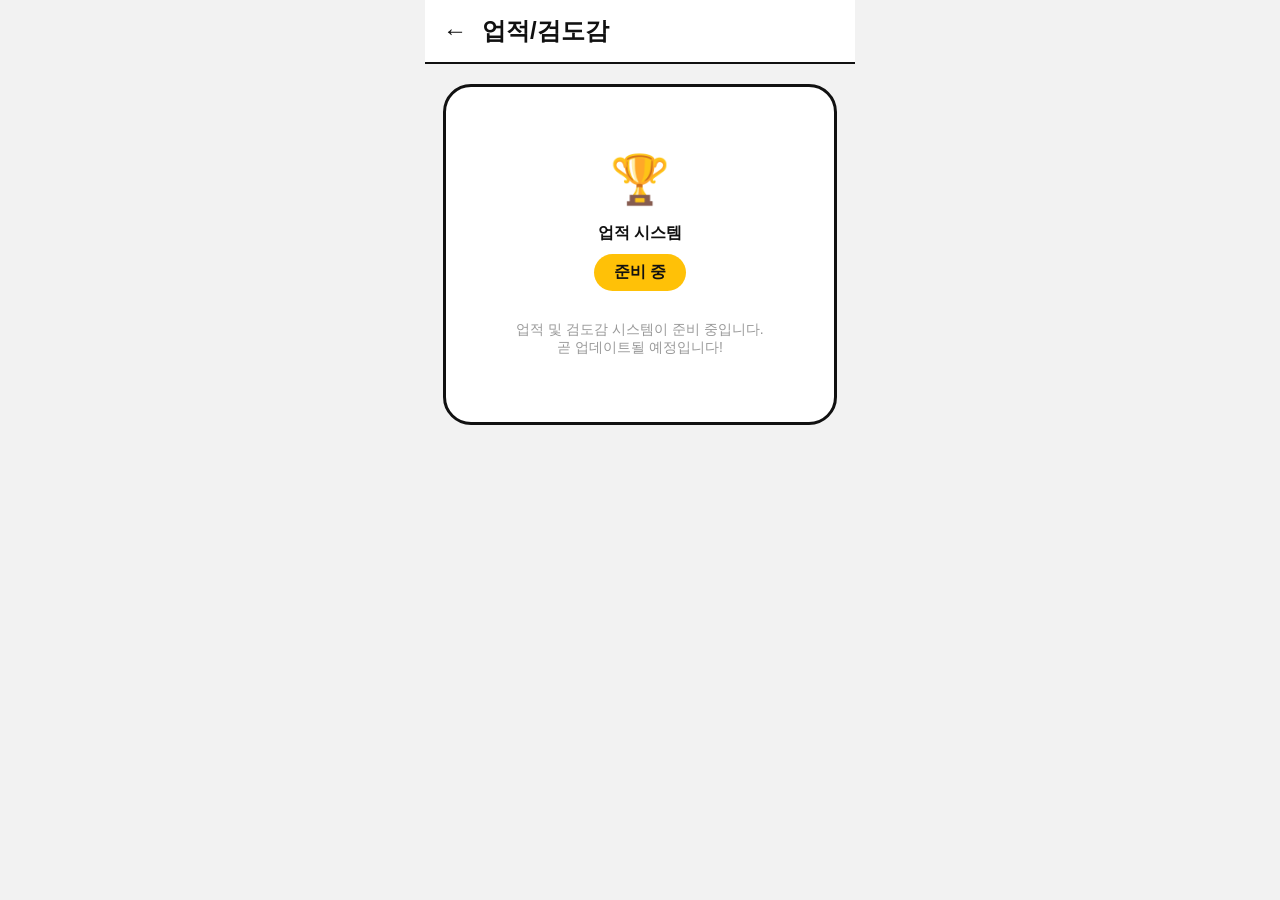
<file: achievements.html>
<!DOCTYPE html>
<html lang="ko">
<head>
<meta charset="UTF-8">
<meta name="viewport" content="width=device-width, initial-scale=1.0">
<title>업적/검도감 - 검 키우기</title>
<link rel="stylesheet" href="page.css">
<style>
.achievements-section {
    background: white;
    border: 3px solid #111;
    border-radius: 28px;
    padding: 25px;
    margin-bottom: 20px;
}

.achievement-item {
    background: #f5f5f5;
    border-radius: 16px;
    padding: 15px;
    margin-bottom: 12px;
    display: flex;
    gap: 15px;
}

.achievement-icon {
    font-size: 32px;
    flex-shrink: 0;
}

.achievement-info h3 {
    font-size: 14px;
    font-weight: 700;
    color: #111;
    margin-bottom: 5px;
}

.achievement-info p {
    font-size: 12px;
    color: #666;
}

.achievement-reward {
    font-size: 12px;
    font-weight: 700;
    color: #667eea;
    margin-top: 8px;
}

.locked {
    opacity: 0.5;
}

.soon-section {
    text-align: center;
    padding: 40px 20px;
}

.soon-icon {
    font-size: 48px;
    margin-bottom: 15px;
}

.soon-text {
    font-size: 16px;
    font-weight: 700;
    color: #111;
    margin-bottom: 10px;
}

.soon-badge {
    display: inline-block;
    padding: 8px 20px;
    background: #ffc107;
    color: #111;
    border-radius: 20px;
    font-weight: 700;
}
</style>
</head>
<body>
<div class="screen">
    <div class="page-header">
        <a href="index.html" class="back-btn">←</a>
        <h1>업적/검도감</h1>
    </div>

    <div class="page-content">
        <div class="achievements-section">
            <div class="soon-section">
                <div class="soon-icon">🏆</div>
                <div class="soon-text">업적 시스템</div>
                <div class="soon-badge">준비 중</div>
                <p style="margin-top: 30px; color: #999; font-size: 14px;">
                    업적 및 검도감 시스템이 준비 중입니다.<br>
                    곧 업데이트될 예정입니다!
                </p>
            </div>
        </div>
    </div>
</div>
</body>
</html>
</file>
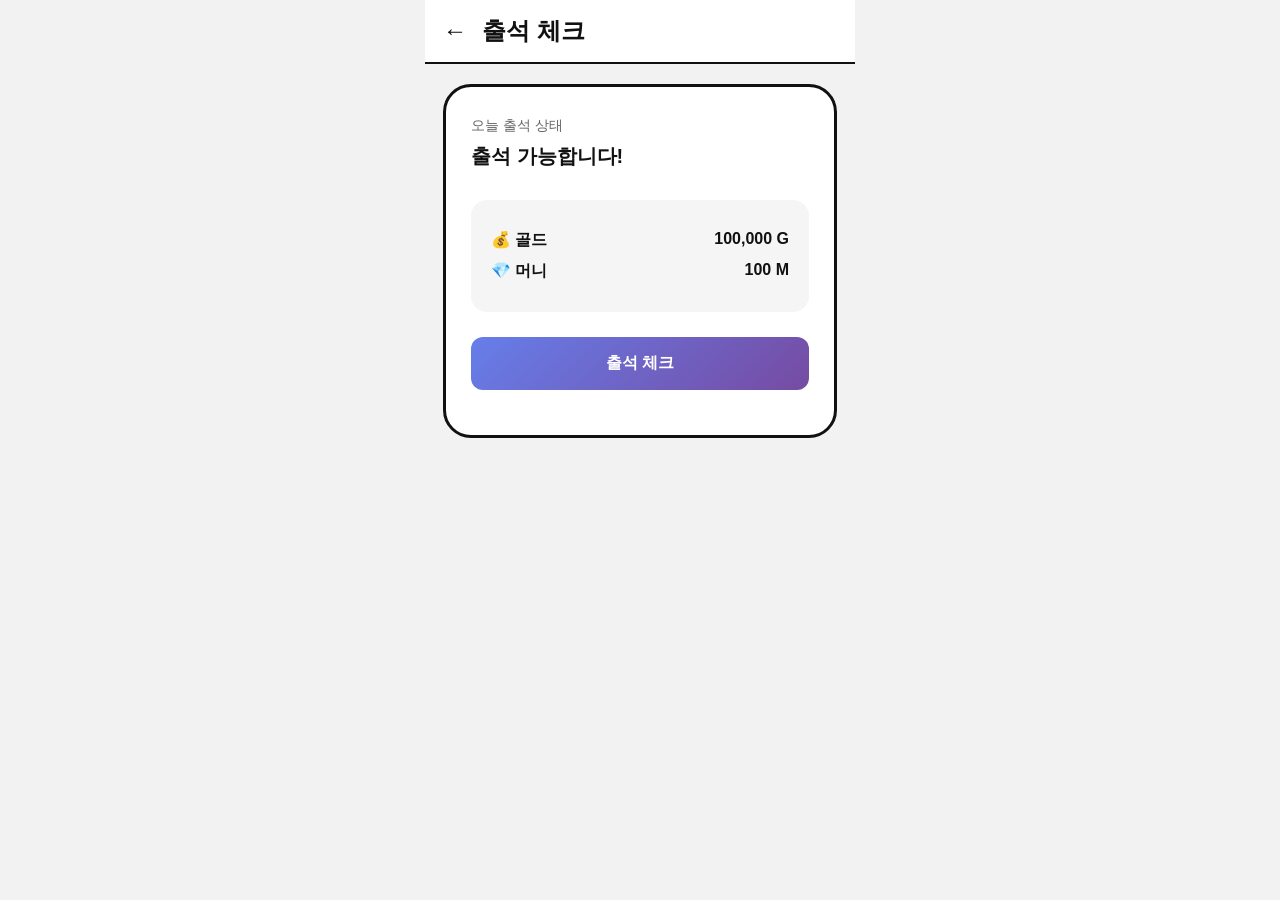
<file: attendance.html>
<!DOCTYPE html>
<html lang="ko">
<head>
<meta charset="UTF-8">
<meta name="viewport" content="width=device-width, initial-scale=1.0">
<title>출석 체크 - 검 키우기</title>
<link rel="stylesheet" href="page.css">
</head>
<body>
<div class="screen">
    <div class="page-header">
        <a href="index.html" class="back-btn">←</a>
        <h1>출석 체크</h1>
    </div>

    <div class="page-content">
        <div class="attendance-box">
            <div class="attendance-status">
                <div class="status-title">오늘 출석 상태</div>
                <div id="statusText" class="status-text">확인 중...</div>
            </div>

            <div class="reward-info">
                <div class="reward-item">
                    <span>💰 골드</span>
                    <span>100,000 G</span>
                </div>
                <div class="reward-item">
                    <span>💎 머니</span>
                    <span>100 M</span>
                </div>
            </div>

            <button id="checkInBtn" class="btn-checkin">출석 체크</button>
            <div id="attendanceMsg" class="msg"></div>
        </div>
    </div>
</div>

<script src="config.js"></script>
<script src="attendance.js"></script>
</body>
</html>
</file>
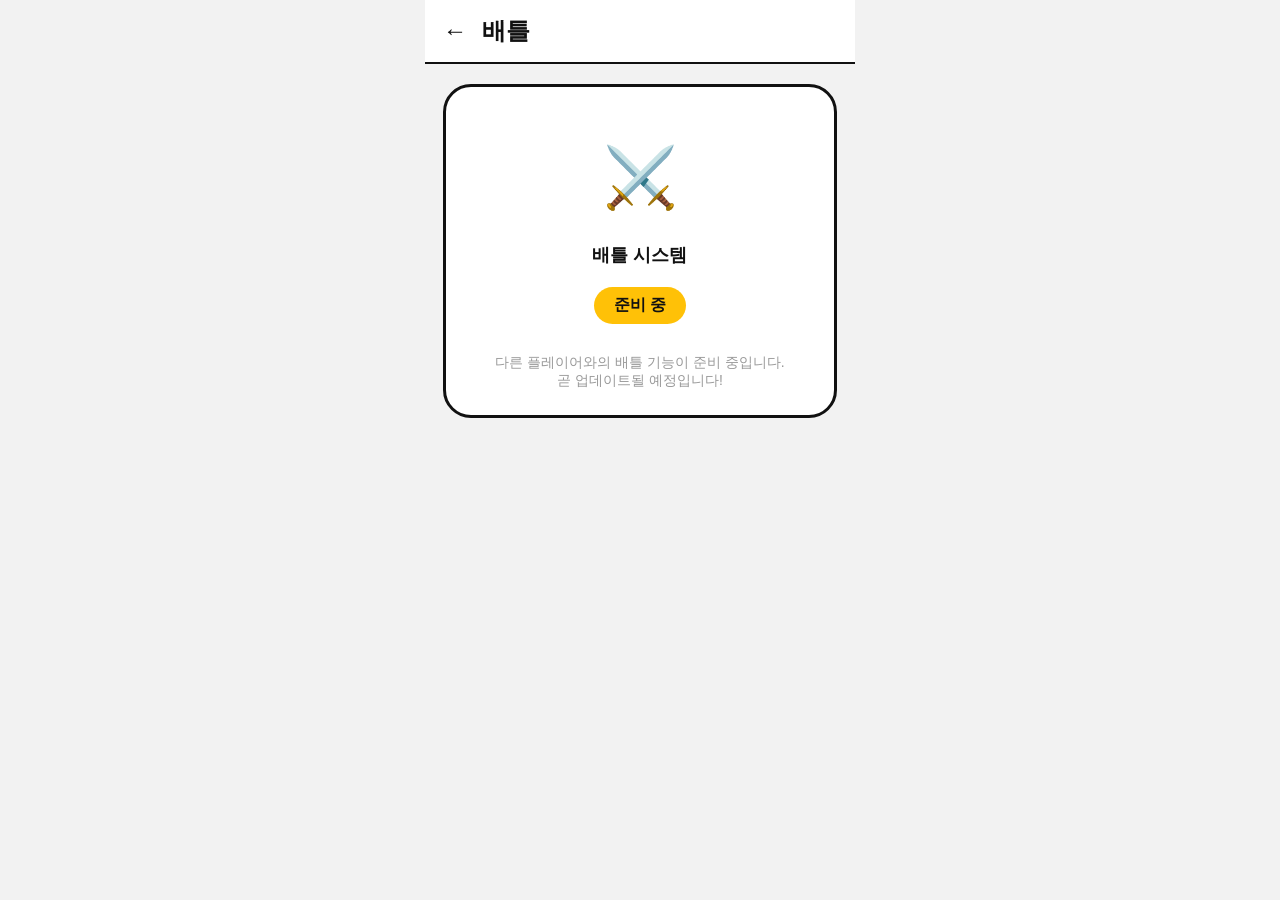
<file: battle.html>
<!DOCTYPE html>
<html lang="ko">
<head>
<meta charset="UTF-8">
<meta name="viewport" content="width=device-width, initial-scale=1.0">
<title>배틀 - 검 키우기</title>
<link rel="stylesheet" href="page.css">
<style>
.battle-section {
    background: white;
    border: 3px solid #111;
    border-radius: 28px;
    padding: 25px;
    margin-bottom: 20px;
    text-align: center;
}

.battle-icon {
    font-size: 60px;
    margin: 30px 0;
}

.battle-text {
    font-size: 18px;
    font-weight: 700;
    color: #111;
    margin-bottom: 20px;
}

.soon-badge {
    display: inline-block;
    padding: 8px 20px;
    background: #ffc107;
    color: #111;
    border-radius: 20px;
    font-weight: 700;
    font-size: 16px;
}
</style>
</head>
<body>
<div class="screen">
    <div class="page-header">
        <a href="index.html" class="back-btn">←</a>
        <h1>배틀</h1>
    </div>

    <div class="page-content">
        <div class="battle-section">
            <div class="battle-icon">⚔️</div>
            <div class="battle-text">배틀 시스템</div>
            <div class="soon-badge">준비 중</div>
            <p style="margin-top: 30px; color: #999; font-size: 14px;">
                다른 플레이어와의 배틀 기능이 준비 중입니다.<br>
                곧 업데이트될 예정입니다!
            </p>
        </div>
    </div>
</div>
</body>
</html>
</file>
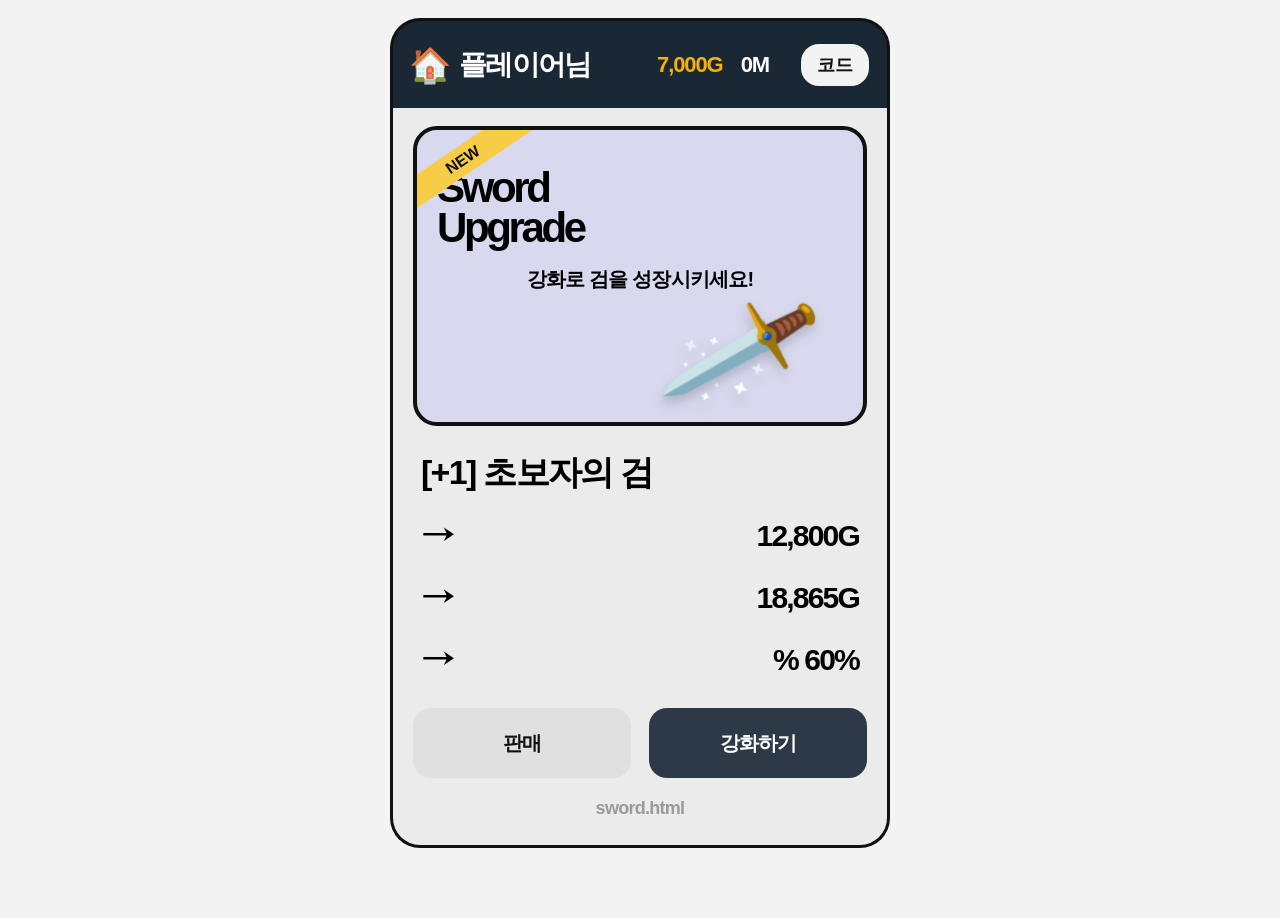
<file: game.html>
<!DOCTYPE html>
<html lang="ko">
<head>
  <meta charset="UTF-8">
  <meta name="viewport" content="width=device-width, initial-scale=1.0">
  <title>강화 - 검 키우기</title>
  <link rel="stylesheet" href="page.css">
  <style>
    body {
      background: #f3f3f3;
    }

    .screen {
      max-width: 500px;
      margin: 0 auto;
      background: #f3f3f3;
      padding-bottom: 32px;
    }

    .top-header {
      background: #1a2734;
      border-radius: 30px 30px 0 0;
      height: 90px;
      display: flex;
      align-items: center;
      justify-content: space-between;
      padding: 0 18px 0 16px;
      color: #fff;
      border: 3px solid #111;
      border-bottom: none;
      margin-top: 18px;
    }

    .home-badge {
      width: 42px;
      height: 42px;
      display: flex;
      align-items: center;
      justify-content: center;
      font-size: 34px;
      filter: brightness(1.2);
      opacity: 0.95;
    }

    .player-name {
      flex: 1;
      font-size: 28px;
      font-weight: 900;
      letter-spacing: -0.06em;
      margin-left: 8px;
    }

    .header-currency {
      display: flex;
      align-items: center;
      gap: 18px;
      font-weight: 900;
      font-size: 22px;
      letter-spacing: -0.05em;
    }

    .gold-text {
      color: #f5b200;
    }

    .money-text {
      color: #fff;
    }

    .code-btn {
      background: #f3f3f3;
      color: #111;
      border: 0;
      border-radius: 18px;
      padding: 9px 16px;
      font-size: 18px;
      font-weight: 800;
      margin-left: 14px;
    }

    .upgrade-wrap {
      background: #ebebeb;
      border: 3px solid #111;
      border-top: 0;
      border-radius: 0 0 30px 30px;
      padding: 18px 20px 20px;
      min-height: 740px;
    }

    .upgrade-card {
      position: relative;
      background: #d8d8ef;
      border: 4px solid #111;
      border-radius: 24px;
      min-height: 300px;
      padding: 20px 20px 18px;
      overflow: hidden;
    }

    .upgrade-ribbon {
      position: absolute;
      top: 16px;
      left: -34px;
      width: 160px;
      background: #f7cd48;
      color: #111;
      font-size: 16px;
      font-weight: 900;
      text-align: center;
      padding: 5px 0;
      transform: rotate(-34deg);
    }

    .upgrade-title {
      font-size: 42px;
      line-height: 0.95;
      font-weight: 900;
      letter-spacing: -0.08em;
      margin: 18px 0 0;
      display: inline-block;
      max-width: 220px;
    }

    .upgrade-copy {
      margin-top: 18px;
      font-size: 20px;
      font-weight: 700;
      letter-spacing: -0.04em;
      text-align: center;
    }

    .sword-visual {
      position: absolute;
      bottom: 16px;
      right: 30px;
      width: 180px;
      height: 130px;
      display: flex;
      align-items: center;
      justify-content: center;
      font-size: 115px;
      transform: rotate(15deg) translateY(10px);
      filter: drop-shadow(0 7px 6px rgba(0,0,0,0.18));
    }

    .item-name {
      margin-top: 24px;
      font-size: 34px;
      font-weight: 900;
      letter-spacing: -0.05em;
      text-align: left;
      padding-left: 8px;
    }

    .stats-row {
      display: flex;
      justify-content: space-between;
      align-items: center;
      gap: 22px;
      margin-top: 18px;
      padding: 0 8px;
      font-size: 30px;
      font-weight: 900;
      letter-spacing: -0.06em;
    }

    .stats-row .arrow {
      font-weight: 1000;
      font-size: 32px;
      transform: rotate(45deg);
    }

    .stats-row .value {
      min-width: 120px;
      text-align: right;
    }

    .buy-row {
      display: grid;
      grid-template-columns: 1fr 1fr;
      gap: 18px;
      margin-top: 26px;
    }

    .action-btn {
      border: 0;
      border-radius: 18px;
      min-height: 70px;
      font-size: 20px;
      font-weight: 800;
      letter-spacing: -0.04em;
      cursor: pointer;
    }

    .action-btn.secondary {
      background: #e0e0e0;
      color: #111;
    }

    .action-btn.primary {
      background: #2d3947;
      color: white;
    }

    .file-label {
      color: #9a9a9a;
      font-size: 18px;
      font-weight: 600;
      text-align: center;
      margin-top: 20px;
      letter-spacing: -0.04em;
    }

    @media (max-width: 420px) {
      .player-name {
        font-size: 22px;
      }

      .header-currency {
        gap: 8px;
        font-size: 18px;
      }

      .upgrade-title {
        font-size: 34px;
      }

      .stats-row {
        font-size: 24px;
      }
    }
  </style>
</head>
<body>
  <div class="screen">
    <div class="top-header">
      <div class="home-badge">🏠</div>
      <div class="player-name">플레이어님</div>
      <div class="header-currency">
        <span class="gold-text">7,000G</span>
        <span class="money-text">0M</span>
        <button class="code-btn">코드</button>
      </div>
    </div>

    <div class="upgrade-wrap">
      <div class="upgrade-card">
        <div class="upgrade-ribbon">NEW</div>
        <div class="upgrade-title">Sword<br>Upgrade</div>
        <div class="upgrade-copy">강화로 검을 성장시키세요!</div>
        <div class="sword-visual">🗡️</div>
      </div>

      <div class="item-name">[+1] 초보자의 검</div>

      <div class="stats-row">
        <div class="arrow">↗</div>
        <div class="value">12,800G</div>
      </div>
      <div class="stats-row">
        <div class="arrow">↗</div>
        <div class="value">18,865G</div>
      </div>
      <div class="stats-row">
        <div class="arrow">↗</div>
        <div class="value">% 60%</div>
      </div>

      <div class="buy-row">
        <button class="action-btn secondary" type="button">판매</button>
        <button class="action-btn primary" type="button">강화하기</button>
      </div>

      <div class="file-label">sword.html</div>
    </div>
  </div>

  <script src="config.js"></script>
  <script src="game.js"></script>
</body>
</html>
</html>
</file>
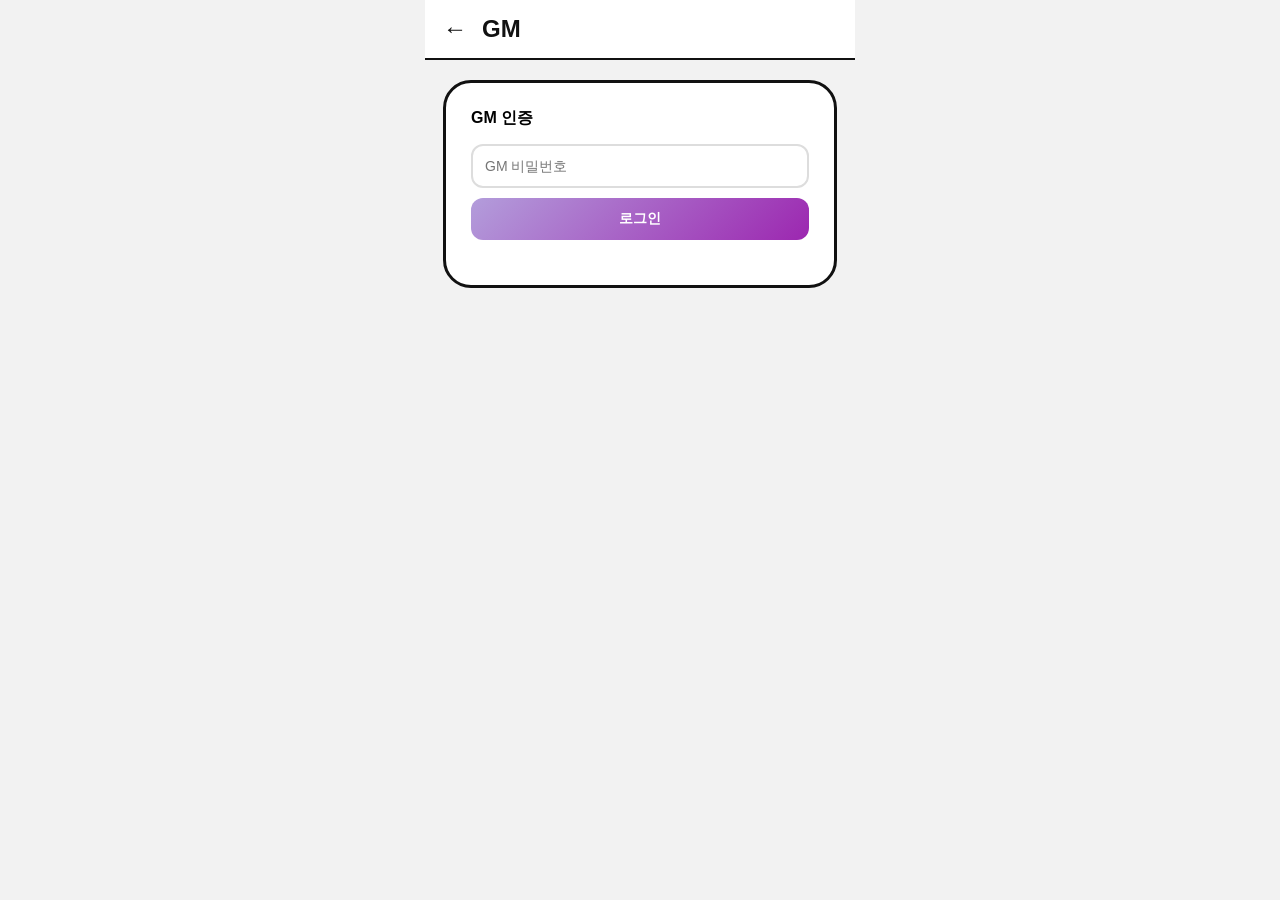
<file: gm.html>
<!DOCTYPE html>
<html lang="ko">
<head>
<meta charset="UTF-8">
<meta name="viewport" content="width=device-width, initial-scale=1.0">
<title>GM - 검 키우기</title>
<link rel="stylesheet" href="page.css">
<style>
.gm-section {
    background: white;
    border: 3px solid #111;
    border-radius: 28px;
    padding: 25px;
    margin-bottom: 20px;
}

.gm-login {
    margin-bottom: 20px;
}

.gm-input {
    width: 100%;
    padding: 12px;
    border: 2px solid #ddd;
    border-radius: 12px;
    font-size: 14px;
    margin-bottom: 10px;
}

.gm-btn {
    width: 100%;
    padding: 12px;
    background: linear-gradient(135deg, #b39ddb, #9c27b0);
    color: white;
    border: none;
    border-radius: 12px;
    font-size: 14px;
    font-weight: 700;
    cursor: pointer;
}

.gm-btn:hover {
    opacity: 0.9;
}

.gm-menu {
    display: flex;
    flex-direction: column;
    gap: 10px;
    margin-top: 20px;
}

.gm-menu-btn {
    padding: 12px;
    background: #f5f5f5;
    border: none;
    border-radius: 12px;
    font-size: 14px;
    font-weight: 700;
    cursor: pointer;
}

.gm-menu-btn:hover {
    background: #e0e0e0;
}

.msg {
    padding: 12px;
    border-radius: 8px;
    text-align: center;
    font-size: 14px;
    margin-top: 15px;
    display: none;
}

.msg.success {
    background: #d4edda;
    color: #155724;
    display: block;
}

.msg.error {
    background: #f8d7da;
    color: #721c24;
    display: block;
}
</style>
</head>
<body>
<div class="screen">
    <div class="page-header">
        <a href="index.html" class="back-btn">←</a>
        <h1>GM</h1>
    </div>

    <div class="page-content">
        <div class="gm-section">
            <div id="gmLogin" class="gm-login">
                <h2 style="font-size: 16px; margin-bottom: 15px;">GM 인증</h2>
                <input type="password" id="gmPassword" class="gm-input" placeholder="GM 비밀번호">
                <button class="gm-btn" onclick="gmLogin()">로그인</button>
            </div>

            <div id="gmMenu" class="gm-menu" style="display: none;">
                <h2 style="font-size: 16px; margin-bottom: 10px;">GM 메뉴</h2>
                <button class="gm-menu-btn" onclick="addGold()">골드 추가</button>
                <button class="gm-menu-btn" onclick="addMoney()">머니 추가</button>
                <button class="gm-menu-btn" onclick="setSwordLevel()">검 레벨 설정</button>
                <button class="gm-menu-btn" onclick="resetPlayer()">플레이어 초기화</button>
                <button class="gm-menu-btn" onclick="gmLogout()">로그아웃</button>
            </div>

            <div id="gmMsg" class="msg"></div>
        </div>
    </div>
</div>

<script src="config.js"></script>
<script src="gm.js"></script>
</body>
</html>
</file>
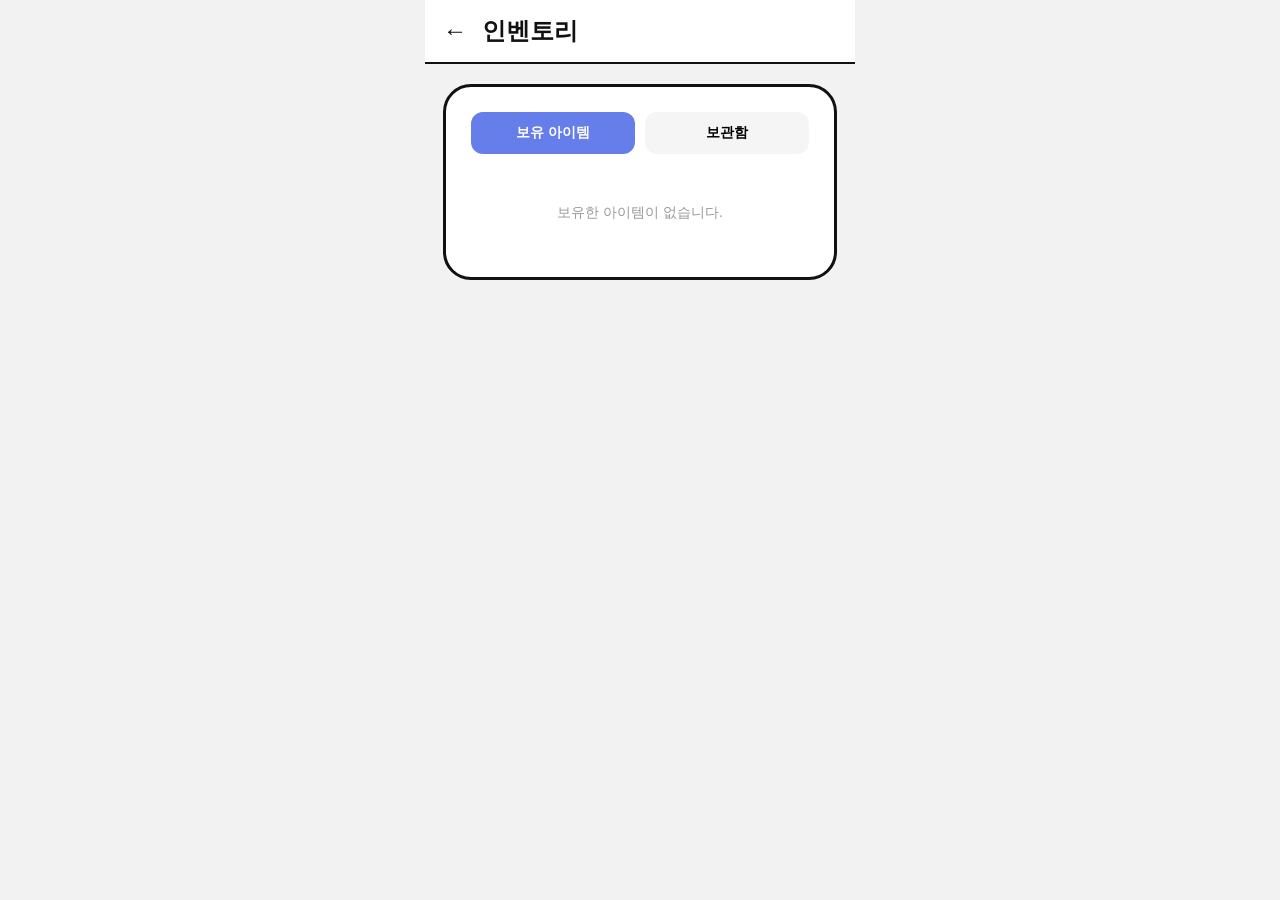
<file: inventory.html>
<!DOCTYPE html>
<html lang="ko">
<head>
<meta charset="UTF-8">
<meta name="viewport" content="width=device-width, initial-scale=1.0">
<title>인벤토리 - 검 키우기</title>
<link rel="stylesheet" href="page.css">
<style>
.inventory-section {
    background: white;
    border: 3px solid #111;
    border-radius: 28px;
    padding: 25px;
    margin-bottom: 20px;
}

.inventory-tabs {
    display: grid;
    grid-template-columns: 1fr 1fr;
    gap: 10px;
    margin-bottom: 20px;
}

.tab-btn {
    padding: 12px;
    background: #f5f5f5;
    border: none;
    border-radius: 12px;
    font-size: 14px;
    font-weight: 700;
    cursor: pointer;
}

.tab-btn.active {
    background: #667eea;
    color: white;
}

.tab-content {
    display: none;
}

.tab-content.active {
    display: block;
}

.inventory-item {
    background: #f5f5f5;
    border-radius: 16px;
    padding: 15px;
    margin-bottom: 12px;
    display: flex;
    justify-content: space-between;
    align-items: center;
}

.item-info h3 {
    font-size: 14px;
    font-weight: 700;
    color: #111;
    margin-bottom: 5px;
}

.item-info p {
    font-size: 12px;
    color: #666;
}

.item-action {
    display: flex;
    gap: 8px;
}

.item-btn {
    padding: 8px 12px;
    background: #667eea;
    color: white;
    border: none;
    border-radius: 8px;
    font-size: 12px;
    font-weight: 700;
    cursor: pointer;
}

.item-btn:hover {
    opacity: 0.8;
}

.empty-message {
    text-align: center;
    padding: 30px;
    color: #999;
    font-size: 14px;
}
</style>
</head>
<body>
<div class="screen">
    <div class="page-header">
        <a href="game.html" class="back-btn">←</a>
        <h1>인벤토리</h1>
    </div>

    <div class="page-content">
        <div class="inventory-section">
            <div class="inventory-tabs">
                <button class="tab-btn active" onclick="switchTab('items')">보유 아이템</button>
                <button class="tab-btn" onclick="switchTab('storage')">보관함</button>
            </div>

            <!-- 보유 아이템 탭 -->
            <div id="items" class="tab-content active">
                <div id="itemsList"></div>
            </div>

            <!-- 보관함 탭 -->
            <div id="storage" class="tab-content">
                <div id="storageList"></div>
            </div>
        </div>
    </div>
</div>

<script src="config.js"></script>
<script src="inventory.js"></script>
</body>
</html>
</file>
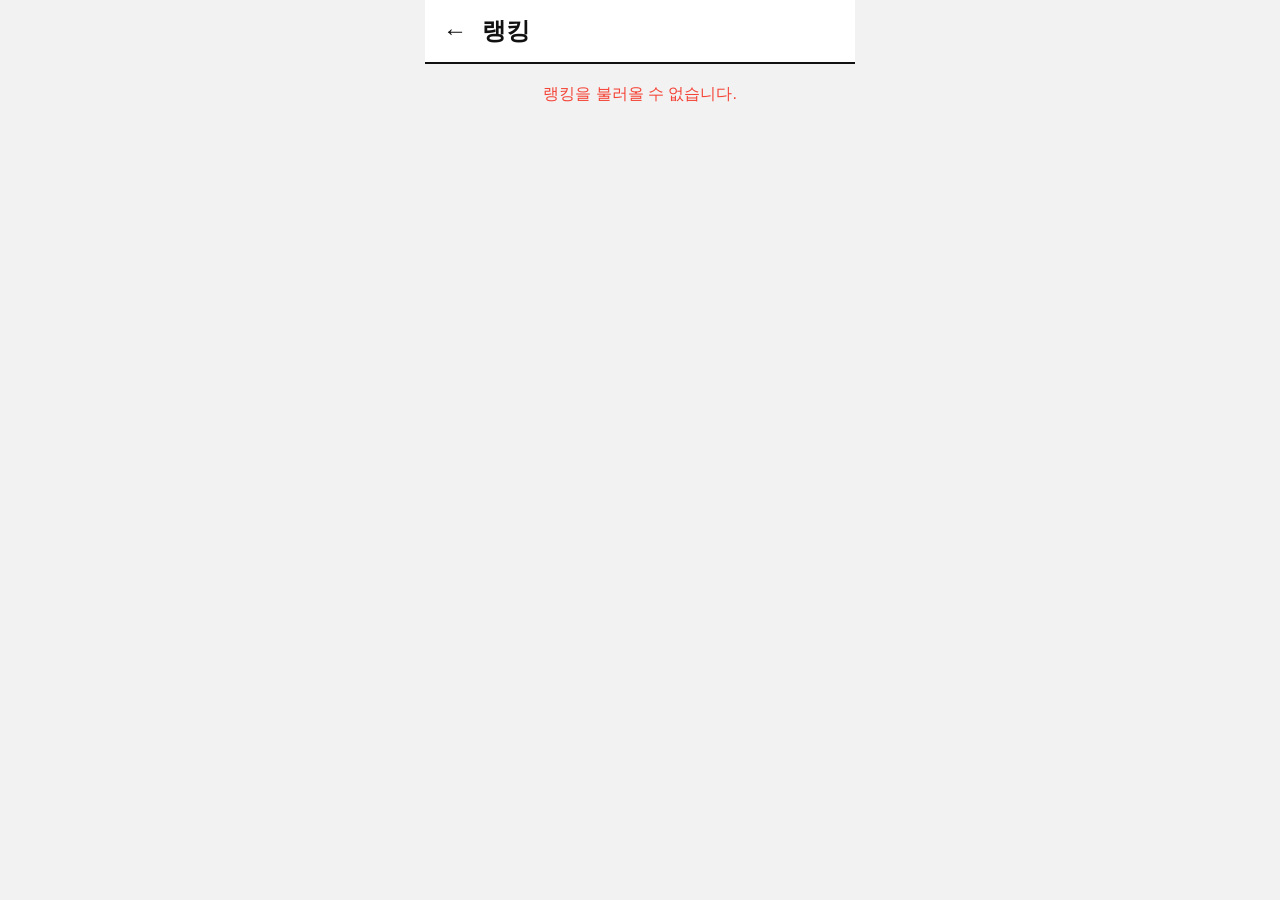
<file: ranking.html>
<!DOCTYPE html>
<html lang="ko">
<head>
<meta charset="UTF-8">
<meta name="viewport" content="width=device-width, initial-scale=1.0">
<title>랭킹 - 검 키우기</title>
<link rel="stylesheet" href="page.css">
</head>
<body>
<div class="screen">
    <div class="page-header">
        <a href="index.html" class="back-btn">←</a>
        <h1>랭킹</h1>
    </div>

    <div class="page-content">
        <div id="rankingList" class="ranking-list"></div>
    </div>
</div>

<script src="config.js"></script>
<script src="ranking.js"></script>
</body>
</html>
</file>
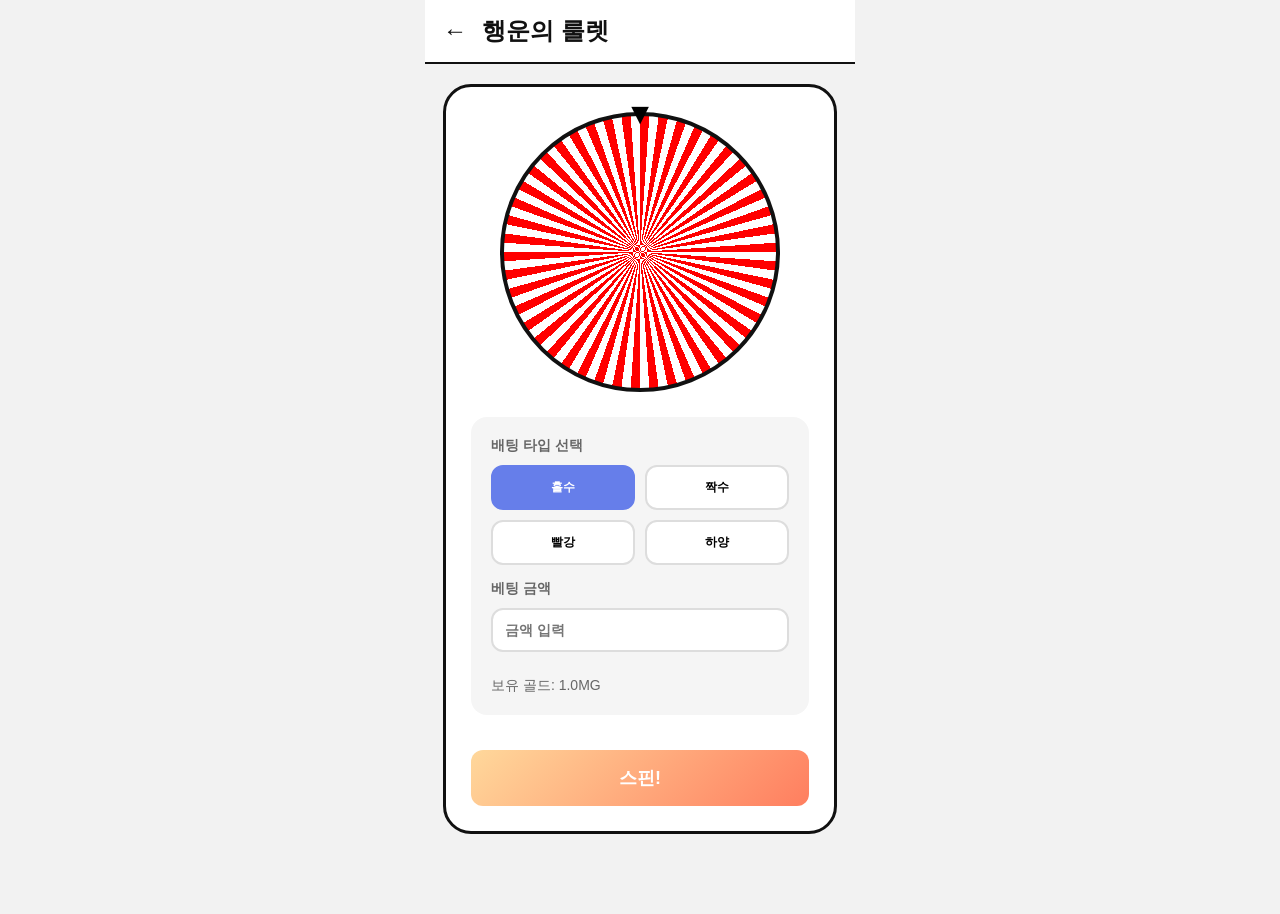
<file: roulette.html>
<!DOCTYPE html>
<html lang="ko">
<head>
<meta charset="UTF-8">
<meta name="viewport" content="width=device-width, initial-scale=1.0">
<title>룰렛 - 검 키우기</title>
<link rel="stylesheet" href="page.css">
<style>
.roulette-section {
    background: white;
    border: 3px solid #111;
    border-radius: 28px;
    padding: 25px;
    margin-bottom: 20px;
}

.roulette-wheel-container {
    position: relative;
    width: 280px;
    height: 280px;
    margin: 0 auto 25px;
}

.roulette-wheel {
    width: 100%;
    height: 100%;
    border-radius: 50%;
    border: 4px solid #111;
    position: relative;
    overflow: hidden;
    background: conic-gradient(
        from 0deg,
        #ff0000 0deg 3.91deg,
        white 3.91deg 7.83deg,
        #ff0000 7.83deg 11.74deg,
        white 11.74deg 15.65deg,
        #ff0000 15.65deg 19.57deg,
        white 19.57deg 23.48deg,
        #ff0000 23.48deg 27.39deg,
        white 27.39deg 31.3deg,
        #ff0000 31.3deg 35.22deg,
        white 35.22deg 39.13deg,
        #ff0000 39.13deg 43.04deg,
        white 43.04deg 46.96deg,
        #ff0000 46.96deg 50.87deg,
        white 50.87deg 54.78deg,
        #ff0000 54.78deg 58.7deg,
        white 58.7deg 62.61deg,
        #ff0000 62.61deg 66.52deg,
        white 66.52deg 70.43deg,
        #ff0000 70.43deg 74.35deg,
        white 74.35deg 78.26deg,
        #ff0000 78.26deg 82.17deg,
        white 82.17deg 86.09deg,
        #ff0000 86.09deg 90deg,
        white 90deg 93.91deg,
        #ff0000 93.91deg 97.83deg,
        white 97.83deg 101.74deg,
        #ff0000 101.74deg 105.65deg,
        white 105.65deg 109.57deg,
        #ff0000 109.57deg 113.48deg,
        white 113.48deg 117.39deg,
        #ff0000 117.39deg 121.3deg,
        white 121.3deg 125.22deg,
        #ff0000 125.22deg 129.13deg,
        white 129.13deg 133.04deg,
        #ff0000 133.04deg 136.96deg,
        white 136.96deg 140.87deg,
        #ff0000 140.87deg 144.78deg,
        white 144.78deg 148.7deg,
        #ff0000 148.7deg 152.61deg,
        white 152.61deg 156.52deg,
        #ff0000 156.52deg 160.43deg,
        white 160.43deg 164.35deg,
        #ff0000 164.35deg 168.26deg,
        white 168.26deg 172.17deg,
        #ff0000 172.17deg 176.09deg,
        white 176.09deg 180deg,
        #ff0000 180deg 183.91deg,
        white 183.91deg 187.83deg,
        #ff0000 187.83deg 191.74deg,
        white 191.74deg 195.65deg,
        #ff0000 195.65deg 199.57deg,
        white 199.57deg 203.48deg,
        #ff0000 203.48deg 207.39deg,
        white 207.39deg 211.3deg,
        #ff0000 211.3deg 215.22deg,
        white 215.22deg 219.13deg,
        #ff0000 219.13deg 223.04deg,
        white 223.04deg 226.96deg,
        #ff0000 226.96deg 230.87deg,
        white 230.87deg 234.78deg,
        #ff0000 234.78deg 238.7deg,
        white 238.7deg 242.61deg,
        #ff0000 242.61deg 246.52deg,
        white 246.52deg 250.43deg,
        #ff0000 250.43deg 254.35deg,
        white 254.35deg 258.26deg,
        #ff0000 258.26deg 262.17deg,
        white 262.17deg 266.09deg,
        #ff0000 266.09deg 270deg,
        white 270deg 273.91deg,
        #ff0000 273.91deg 277.83deg,
        white 277.83deg 281.74deg,
        #ff0000 281.74deg 285.65deg,
        white 285.65deg 289.57deg,
        #ff0000 289.57deg 293.48deg,
        white 293.48deg 297.39deg,
        #ff0000 297.39deg 301.3deg,
        white 301.3deg 305.22deg,
        #ff0000 305.22deg 309.13deg,
        white 309.13deg 313.04deg,
        #ff0000 313.04deg 316.96deg,
        white 316.96deg 320.87deg,
        #ff0000 320.87deg 324.78deg,
        white 324.78deg 328.7deg,
        #ff0000 328.7deg 332.61deg,
        white 332.61deg 336.52deg,
        #ff0000 336.52deg 340.43deg,
        white 340.43deg 344.35deg,
        #ff0000 344.35deg 348.26deg,
        white 348.26deg 352.17deg,
        #ff0000 352.17deg 356.09deg,
        white 356.09deg 360deg
    );
    display: flex;
    align-items: center;
    justify-content: center;
    font-weight: bold;
    color: black;
    font-size: 10px;
}

.roulette-pointer {
    position: absolute;
    top: -15px;
    left: 50%;
    transform: translateX(-50%);
    font-size: 30px;
    z-index: 10;
}

.bet-section {
    background: #f5f5f5;
    border-radius: 16px;
    padding: 20px;
    margin: 20px 0;
}

.bet-label {
    font-size: 14px;
    font-weight: 700;
    color: #666;
    margin-bottom: 10px;
}

.bet-options {
    display: grid;
    grid-template-columns: 1fr 1fr;
    gap: 10px;
    margin-bottom: 15px;
}

.bet-btn {
    padding: 12px;
    background: white;
    border: 2px solid #ddd;
    border-radius: 12px;
    font-size: 12px;
    font-weight: 700;
    cursor: pointer;
}

.bet-btn.active {
    background: #667eea;
    color: white;
    border-color: #667eea;
}

.bet-btn:hover {
    border-color: #667eea;
}

.bet-input {
    width: 100%;
    padding: 12px;
    border: 2px solid #ddd;
    border-radius: 12px;
    font-size: 14px;
    margin-bottom: 15px;
    font-weight: 700;
}

.current-gold {
    font-size: 14px;
    color: #666;
    margin-top: 10px;
}

.btn-spin {
    width: 100%;
    padding: 16px;
    background: linear-gradient(135deg, #ffd89b, #ff7e5f);
    color: white;
    border: none;
    border-radius: 12px;
    font-size: 18px;
    font-weight: 700;
    cursor: pointer;
    margin-top: 15px;
}

.btn-spin:hover:not(:disabled) {
    opacity: 0.9;
}

.btn-spin:disabled {
    opacity: 0.6;
    cursor: not-allowed;
}

.result-display {
    background: #f5f5f5;
    border-radius: 16px;
    padding: 20px;
    text-align: center;
    margin-top: 20px;
    display: none;
}

.result-display.show {
    display: block;
}

.result-title {
    font-size: 16px;
    font-weight: 700;
    color: #666;
    margin-bottom: 10px;
}

.result-amount {
    font-size: 28px;
    font-weight: 800;
    color: #667eea;
}

.result-status {
    font-size: 14px;
    color: #999;
    margin-top: 10px;
}
</style>
</head>
<body>
<div class="screen">
    <div class="page-header">
        <a href="index.html" class="back-btn">←</a>
        <h1>행운의 룰렛</h1>
    </div>

    <div class="page-content">
        <div class="roulette-section">
            <div class="roulette-wheel-container">
                <div class="roulette-pointer">▼</div>
                <div class="roulette-wheel" id="rouletteWheel"></div>
            </div>

            <div class="bet-section">
                <div class="bet-label">배팅 타입 선택</div>
                <div class="bet-options">
                    <button class="bet-btn active" data-type="odd" onclick="selectBetType('odd')">홀수</button>
                    <button class="bet-btn" data-type="even" onclick="selectBetType('even')">짝수</button>
                    <button class="bet-btn" data-type="red" onclick="selectBetType('red')">빨강</button>
                    <button class="bet-btn" data-type="white" onclick="selectBetType('white')">하양</button>
                </div>

                <div class="bet-label">베팅 금액</div>
                <input type="number" id="betAmount" class="bet-input" placeholder="금액 입력" min="0">

                <div class="current-gold" id="currentGold">보유 골드: 0G</div>
            </div>

            <button id="spinBtn" class="btn-spin">스핀!</button>

            <div id="resultDisplay" class="result-display">
                <div class="result-title" id="resultTitle"></div>
                <div class="result-amount" id="resultAmount"></div>
                <div class="result-status" id="resultStatus"></div>
            </div>
        </div>
    </div>
</div>

<script src="config.js"></script>
<script src="roulette.js"></script>
</body>
</html>
</file>
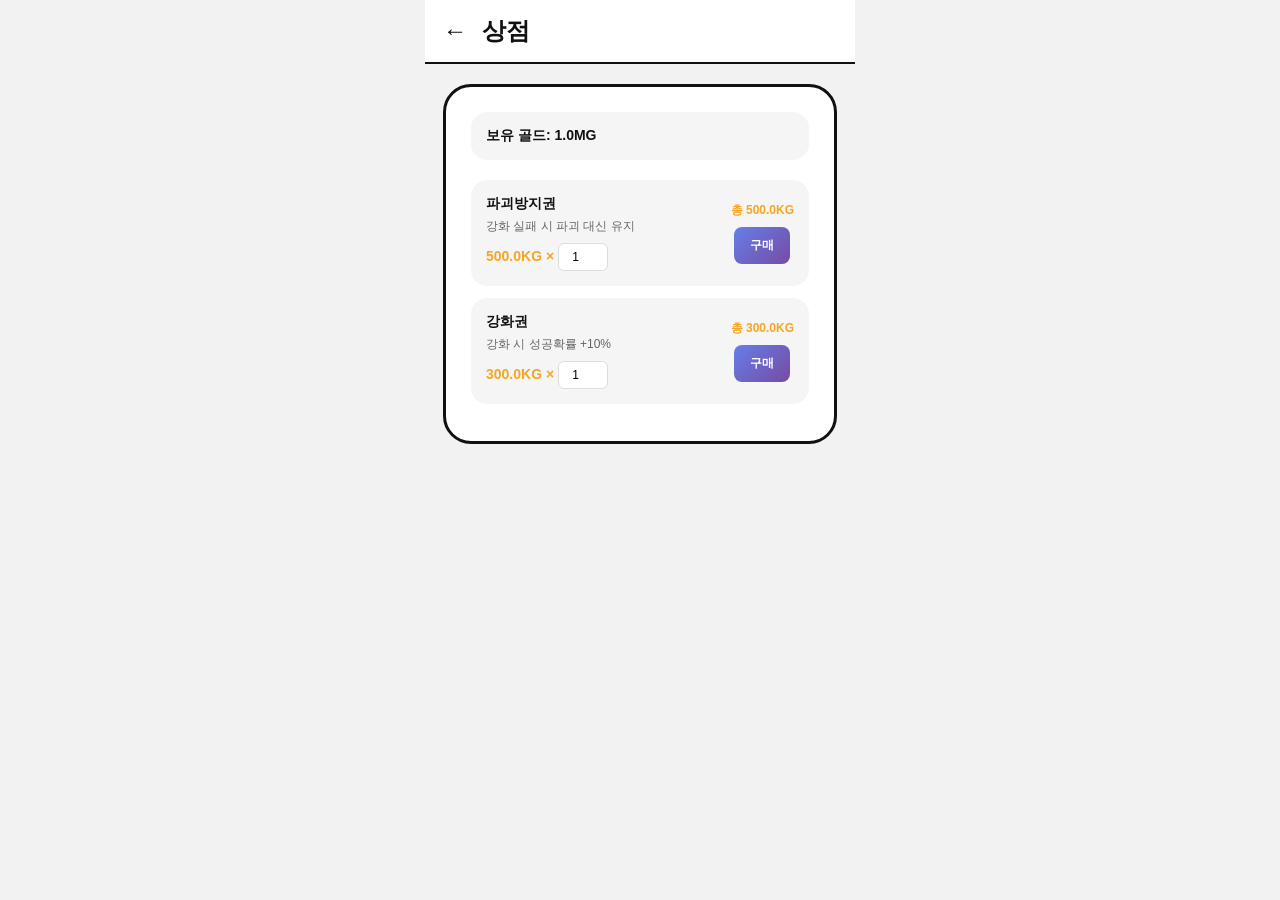
<file: shop.html>
<!DOCTYPE html>
<html lang="ko">
<head>
<meta charset="UTF-8">
<meta name="viewport" content="width=device-width, initial-scale=1.0">
<title>상점 - 검 키우기</title>
<link rel="stylesheet" href="page.css">
<style>
.shop-section {
    background: white;
    border: 3px solid #111;
    border-radius: 28px;
    padding: 25px;
    margin-bottom: 20px;
}

.player-gold {
    background: #f5f5f5;
    border-radius: 16px;
    padding: 15px;
    margin-bottom: 20px;
    font-size: 14px;
    font-weight: 700;
    color: #111;
}

.shop-item {
    display: flex;
    justify-content: space-between;
    align-items: center;
    background: #f5f5f5;
    border-radius: 16px;
    padding: 15px;
    margin-bottom: 12px;
}

.item-info h3 {
    font-size: 14px;
    font-weight: 700;
    color: #111;
    margin-bottom: 5px;
}

.item-info p {
    font-size: 12px;
    color: #666;
    margin-bottom: 8px;
}

.item-price {
    font-size: 14px;
    font-weight: 700;
    color: #f5a623;
}

.item-action {
    display: flex;
    flex-direction: column;
    align-items: center;
    gap: 8px;
}

.buy-btn {
    padding: 10px 16px;
    background: linear-gradient(135deg, #667eea, #764ba2);
    color: white;
    border: none;
    border-radius: 8px;
    font-size: 12px;
    font-weight: 700;
    cursor: pointer;
}

.buy-btn:hover:not(:disabled) {
    opacity: 0.8;
}

.buy-btn:disabled {
    opacity: 0.5;
    cursor: not-allowed;
}

.quantity-input {
    width: 50px;
    padding: 6px;
    border: 1px solid #ddd;
    border-radius: 6px;
    font-size: 12px;
    text-align: center;
}

.msg {
    padding: 12px;
    border-radius: 8px;
    text-align: center;
    font-size: 14px;
    margin-top: 15px;
    display: none;
}

.msg.success {
    background: #d4edda;
    color: #155724;
    display: block;
}

.msg.error {
    background: #f8d7da;
    color: #721c24;
    display: block;
}
</style>
</head>
<body>
<div class="screen">
    <div class="page-header">
        <a href="index.html" class="back-btn">←</a>
        <h1>상점</h1>
    </div>

    <div class="page-content">
        <div class="shop-section">
            <div class="player-gold">
                보유 골드: <span id="playerGold">0</span>G
            </div>

            <div id="shopItems"></div>
            <div id="shopMsg" class="msg"></div>
        </div>
    </div>
</div>

<script src="config.js"></script>
<script src="shop.js"></script>
</body>
</html>
</file>
<file: page.css>
* {
    margin: 0;
    padding: 0;
    box-sizing: border-box;
}

body {
    font-family: "Apple SD Gothic Neo","Malgun Gothic","Segoe UI",sans-serif;
    background: #f2f2f2;
}

.screen {
    width: 100%;
    max-width: 430px;
    min-height: 100vh;
    margin: 0 auto;
    background: #f2f2f2;
}

.page-header {
    display: flex;
    align-items: center;
    gap: 15px;
    padding: 15px 18px;
    background: white;
    border-bottom: 2px solid #111;
}

.back-btn {
    font-size: 24px;
    text-decoration: none;
    color: #111;
    cursor: pointer;
}

.page-header h1 {
    font-size: 24px;
    color: #111;
    flex: 1;
}

.page-content {
    padding: 20px 18px 60px;
}

/* 랭킹 */
.ranking-list {
    display: flex;
    flex-direction: column;
    gap: 10px;
}

.ranking-item {
    display: flex;
    align-items: center;
    gap: 15px;
    background: white;
    padding: 15px;
    border-radius: 16px;
    border: 2px solid #ddd;
}

.ranking-item.rank-1 {
    background: linear-gradient(135deg, #ffd700, #ffed4e);
    border-color: #ffd700;
}

.ranking-item.rank-2 {
    background: linear-gradient(135deg, #c0c0c0, #e8e8e8);
    border-color: #c0c0c0;
}

.ranking-item.rank-3 {
    background: linear-gradient(135deg, #cd7f32, #e8b17e);
    border-color: #cd7f32;
}

.rank-num {
    font-size: 20px;
    min-width: 40px;
    text-align: center;
}

.rank-info {
    flex: 1;
}

.rank-name {
    font-weight: 800;
    font-size: 16px;
    color: #111;
}

.rank-level {
    font-size: 12px;
    color: #666;
}

.rank-gold {
    font-weight: 800;
    font-size: 14px;
    color: #f5a623;
}

/* 출석 */
.attendance-box {
    background: white;
    border: 3px solid #111;
    border-radius: 28px;
    padding: 30px 25px;
}

.attendance-status {
    margin-bottom: 30px;
}

.status-title {
    font-size: 14px;
    color: #666;
    margin-bottom: 8px;
}

.status-text {
    font-size: 20px;
    font-weight: 800;
    color: #111;
}

.reward-info {
    background: #f5f5f5;
    border-radius: 16px;
    padding: 20px;
    margin-bottom: 25px;
}

.reward-item {
    display: flex;
    justify-content: space-between;
    font-size: 16px;
    font-weight: 700;
    color: #111;
    margin: 10px 0;
}

.btn-checkin {
    width: 100%;
    padding: 16px;
    background: linear-gradient(135deg, #667eea, #764ba2);
    color: white;
    border: none;
    border-radius: 12px;
    font-size: 16px;
    font-weight: 700;
    cursor: pointer;
    margin-bottom: 15px;
}

.btn-checkin:hover:not(:disabled) {
    opacity: 0.9;
}

.btn-checkin:disabled {
    opacity: 0.6;
    cursor: not-allowed;
}

.msg {
    padding: 12px;
    border-radius: 8px;
    text-align: center;
    font-size: 14px;
    display: none;
}

.msg.success {
    background: #d4edda;
    color: #155724;
    border: 1px solid #c3e6cb;
    display: block;
}

.msg.error {
    background: #f8d7da;
    color: #721c24;
    border: 1px solid #f5c6cb;
    display: block;
}
</file>
